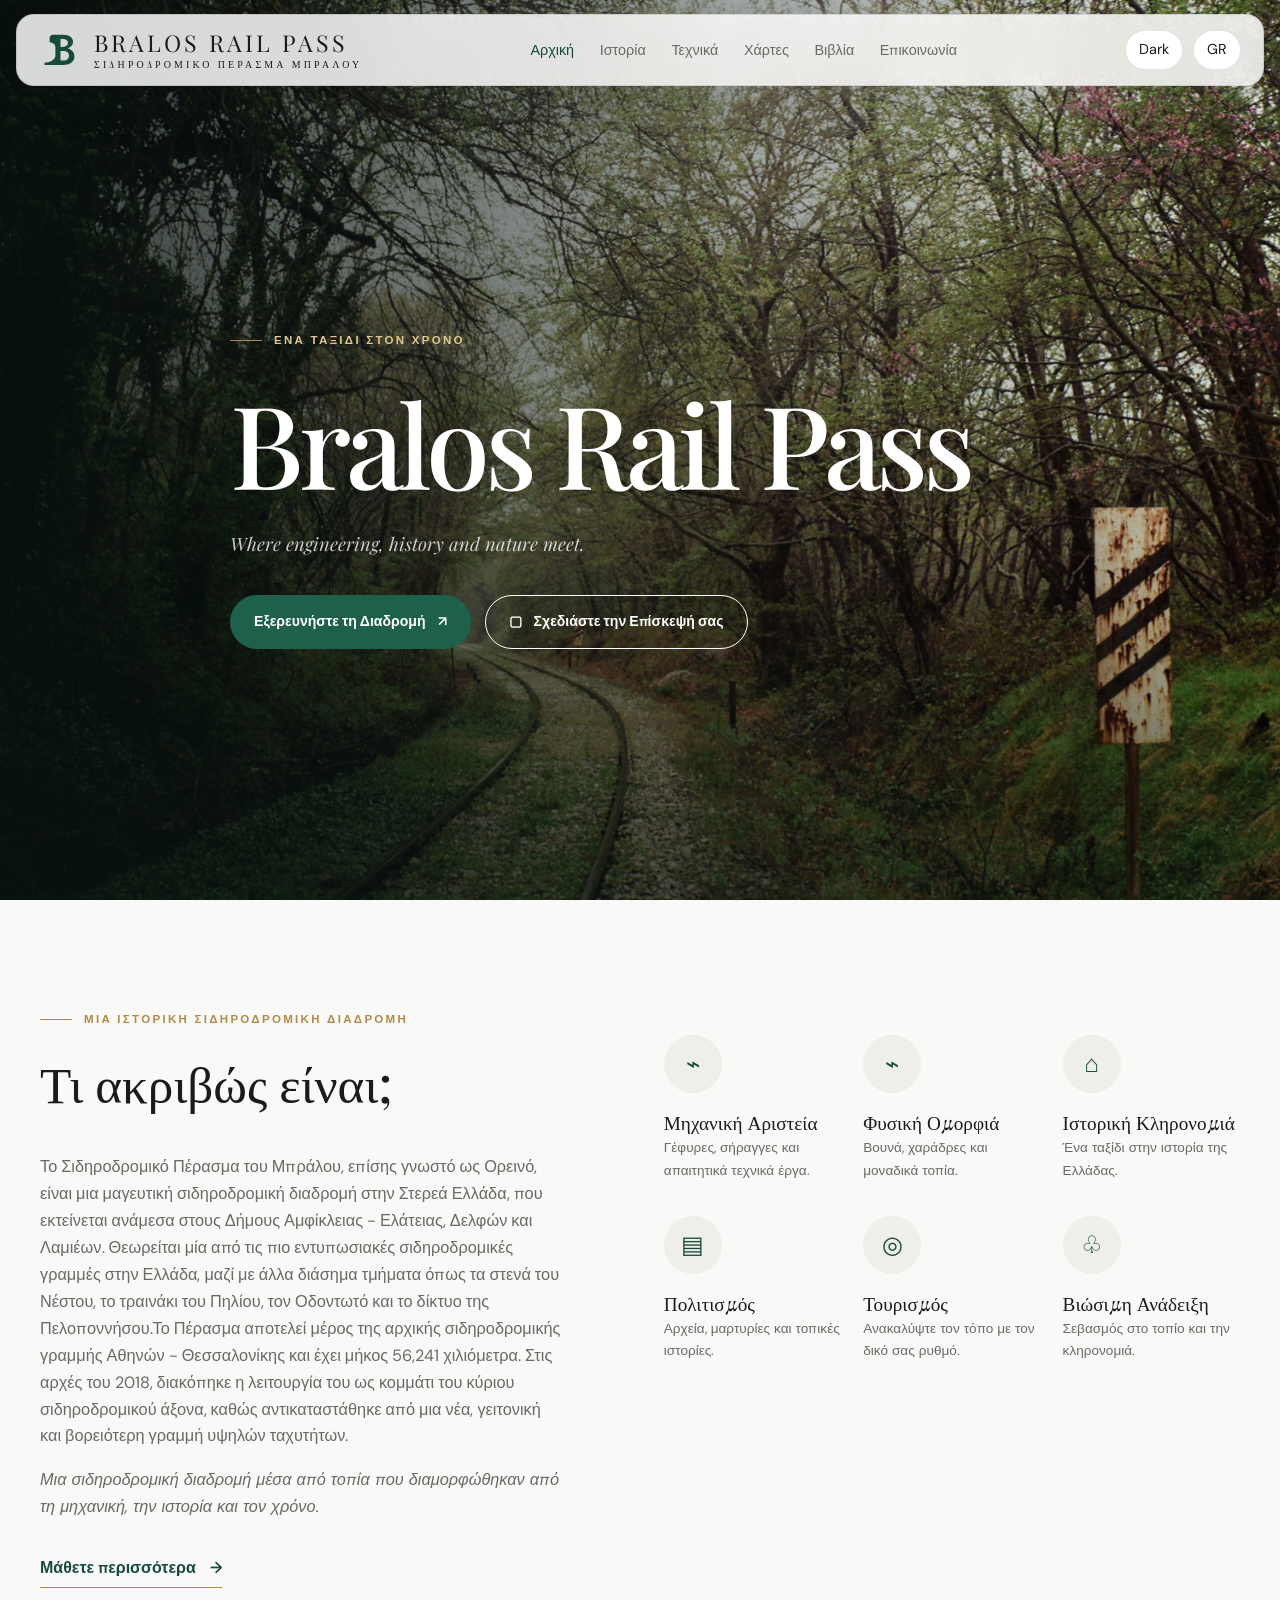
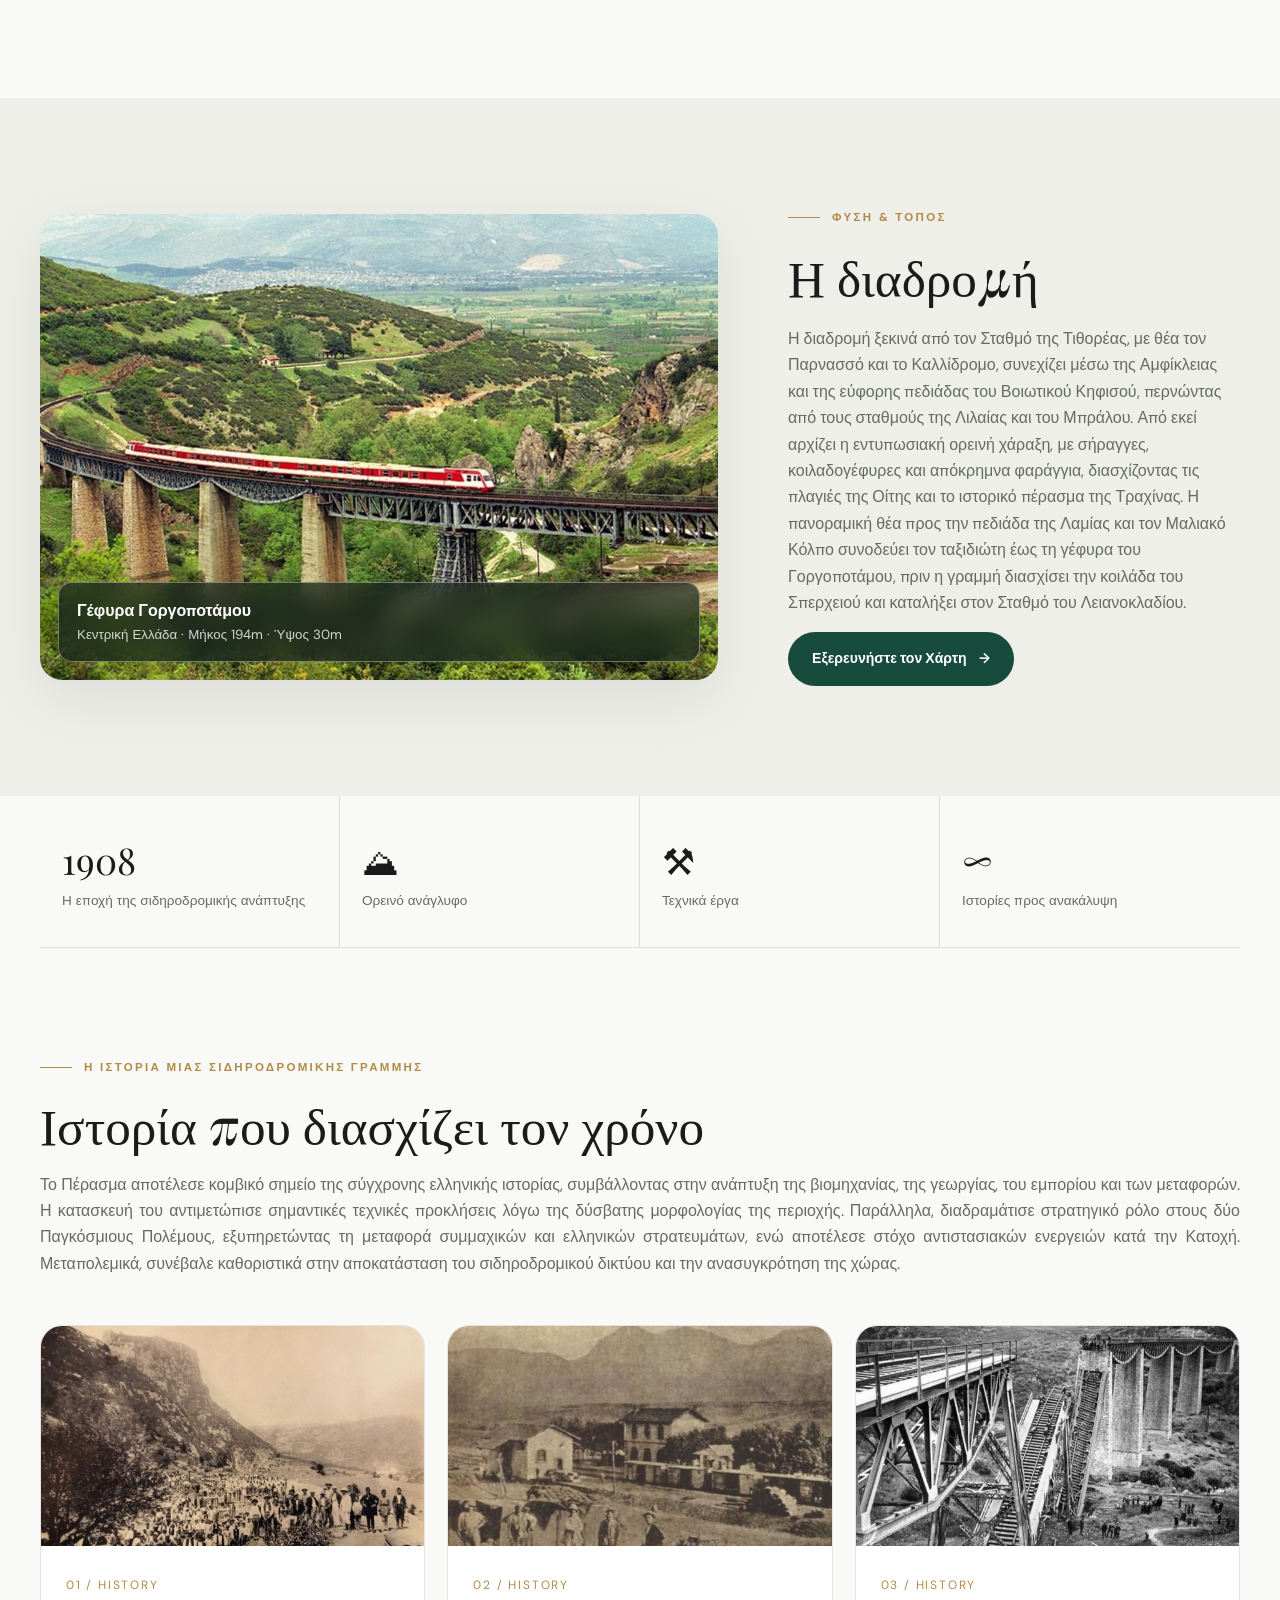
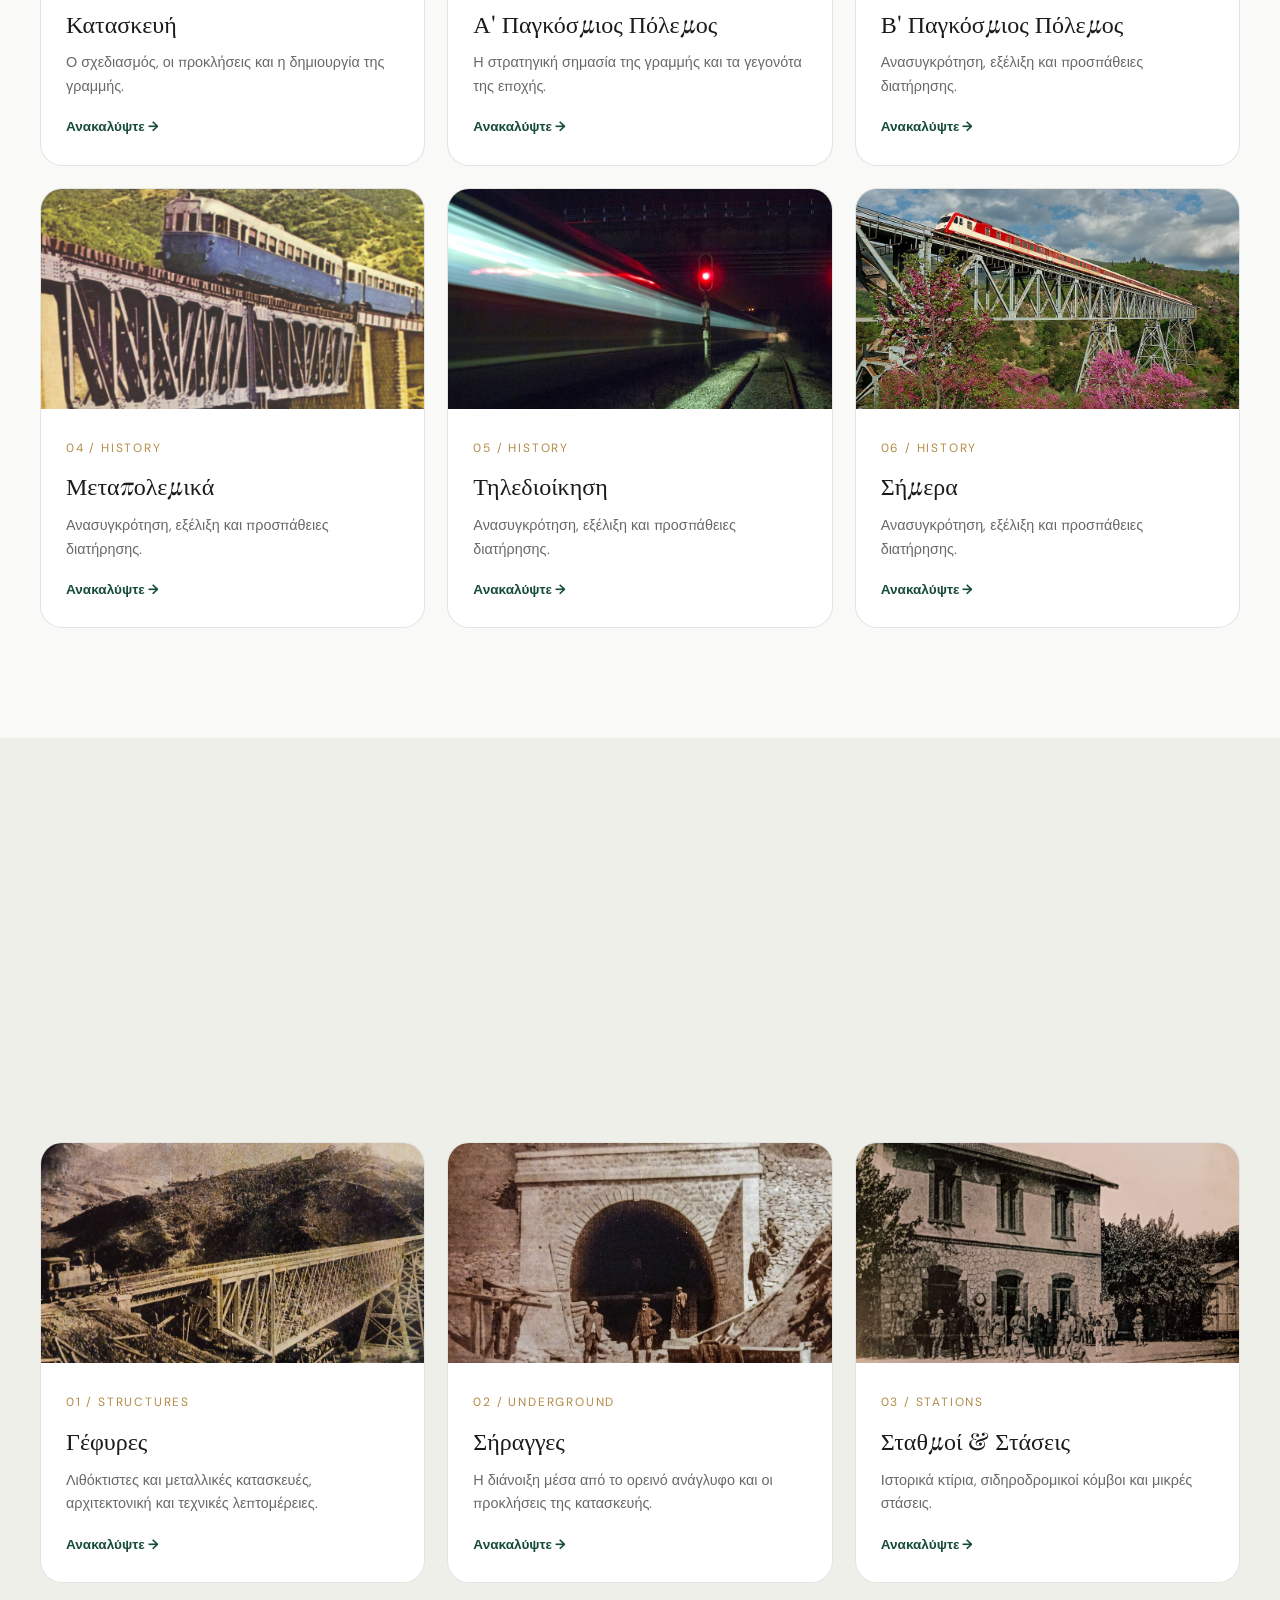
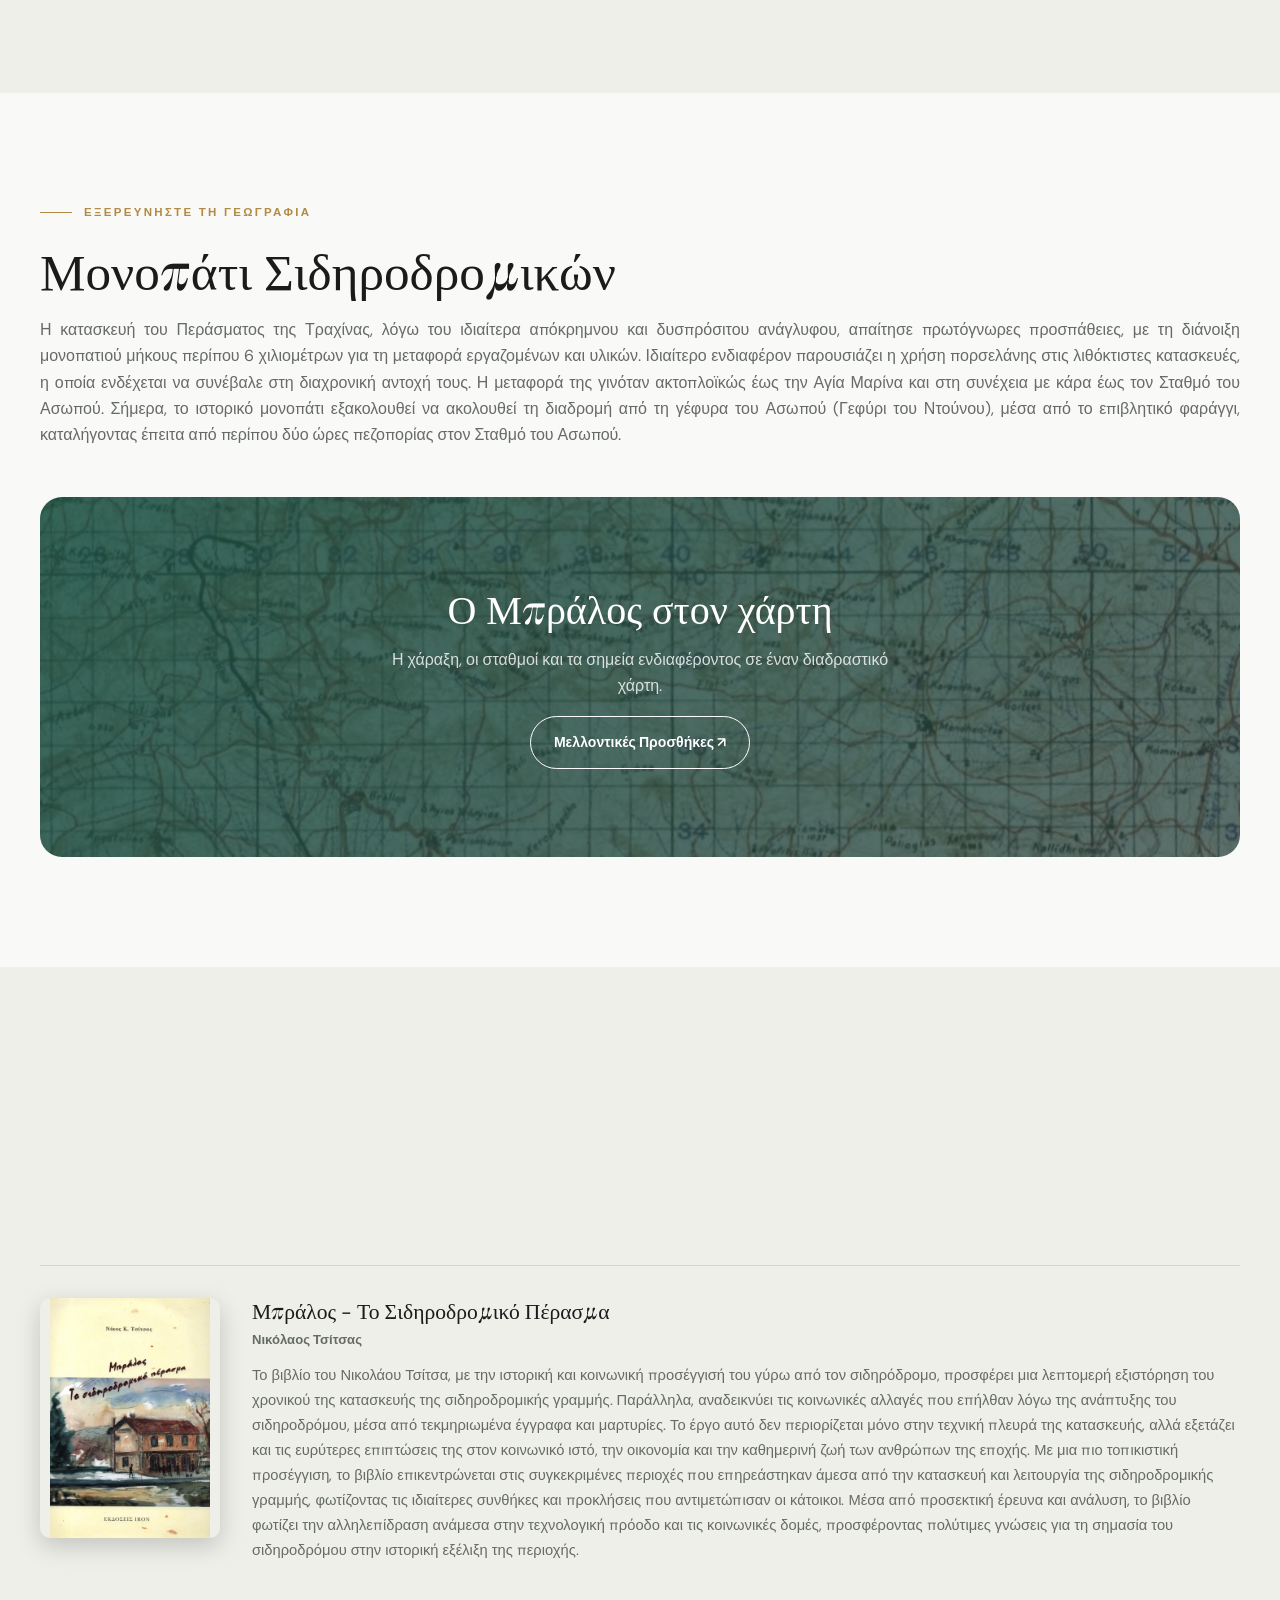
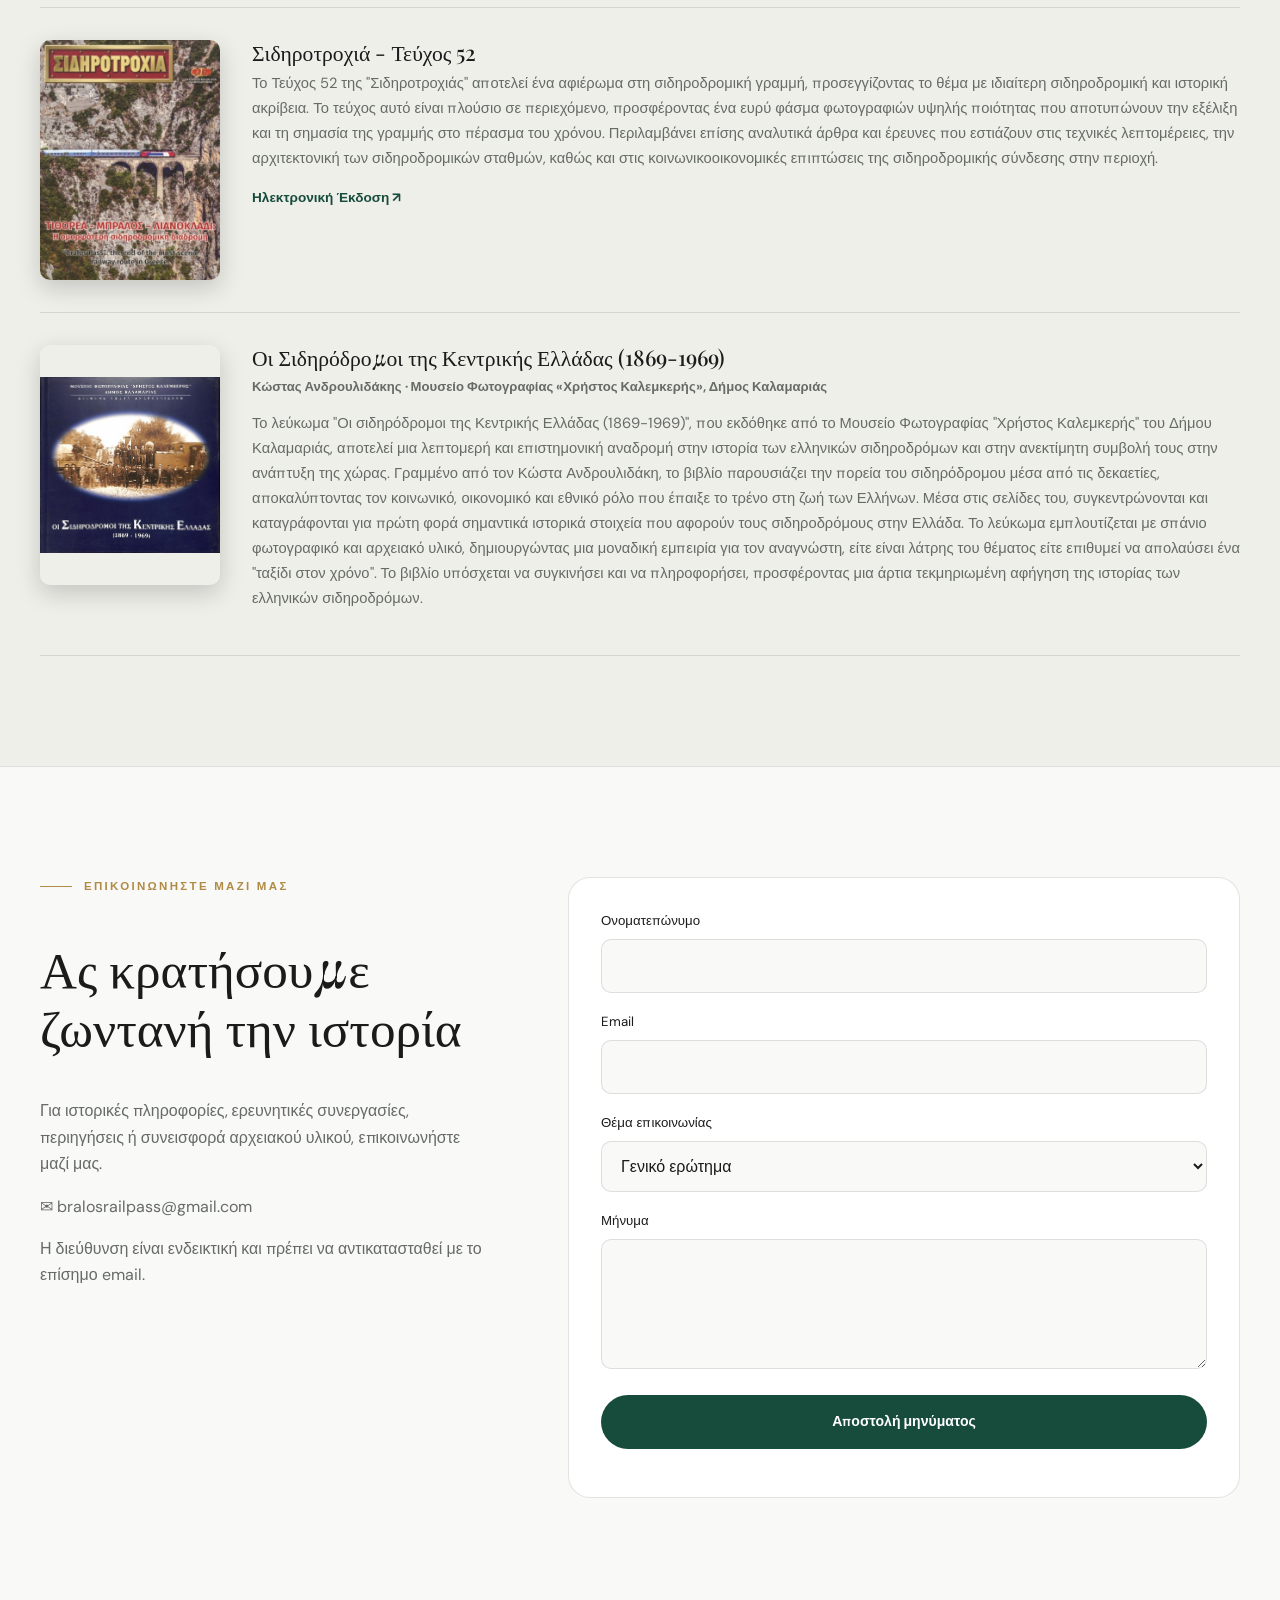
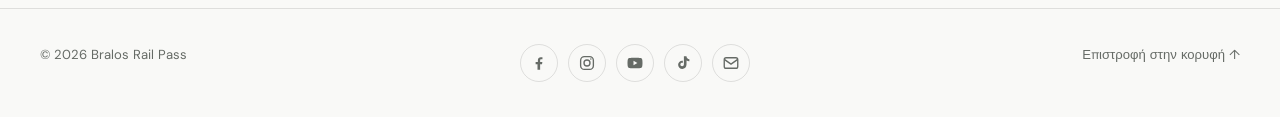
<file: index.html>
<!DOCTYPE html>
<html lang="el">
<head>
  <meta charset="UTF-8" />
  <meta name="viewport" content="width=device-width, initial-scale=1.0" />

  <title>Bralos Rail Pass | Σιδηροδρομικό Πέρασμα Μπράλου</title>
  <meta name="description"
    content="Discover the history, engineering and landscapes of the Bralos railway route. Ανακαλύψτε την ιστορία, τη μηχανική και τα τοπία του Μπράλου." />
  <meta name="theme-color" content="#f9f9f7" />

  <meta property="og:title" content="Bralos Rail Pass" />
  <meta property="og:description"
    content="Where engineering, history and nature meet." />
  <meta property="og:type" content="website" />

  <link rel="preconnect" href="https://fonts.googleapis.com">
  <link rel="preconnect" href="https://fonts.gstatic.com" crossorigin>
  <link href="https://fonts.googleapis.com/css2?family=DM+Sans:wght@400;500;600;700&family=Playfair+Display:wght@400;500;600;700&display=swap" rel="stylesheet">
  <link rel="stylesheet" href="style.css">

  <link rel="icon" type="image/svg+xml" href="img/favicon.svg">
  <meta name="theme-color" content="#ffffff">

</head>

<body>
  <header class="navbar">
    <a href="index.html" class="brand" aria-label="Bralos Rail Pass — Home">
      <svg class="brand-mark" viewBox="0 0 100 100" fill="none" aria-hidden="true">
        <path fill="currentColor" fill-rule="evenodd" clip-rule="evenodd" d="M 28 5 H 58 C 76 5 87 13 87 26 C 87 35 81 42 71 45 C 83 48 91 57 91 69 C 91 85 78 94 56 94 H 3 V 89 C 3 88 4 87 6 87 C 19 86 35 79 35 66 V 42 C 35 33 28 29 19 27 C 18 26 18 25 18 23 V 15 C 18 9 22 5 28 5 Z M 50 18 V 41 H 57 C 66 41 72 36 72 29 C 72 22 66 18 57 18 H 50 Z M 50 53 V 81 H 58 C 69 81 75 76 75 67 C 75 58 69 53 58 53 H 50 Z" />
      </svg>
      <span class="brand-name">BRALOS RAIL PASS<span class="brand-sub">ΣΙΔΗΡΟΔΡΟΜΙΚΟ ΠΕΡΑΣΜΑ ΜΠΡΑΛΟΥ</span></span>
    </a>

    <nav class="nav-links" id="navLinks">
        <div>
            <a class="t on" href="index.html" data-i18n="navHome" data-el="Αρχική">Αρχική</a>
        </div>
        <div>
            <a class="t" href="history.html" data-i18n="navHistory" data-el="Ιστορία">Ιστορία</a>
            <div class="dd">
                <a href="history.html#/istoria/kataskevii" data-i18n="navConstruction" data-el="Κατασκευή">Κατασκευή</a>
                <a href="history.html#/istoria/a-pagkosmios" data-i18n="navWW1" data-el="Α' Παγκόσμιος Πόλεμος">Α' Παγκόσμιος Πόλεμος</a>
                <a href="history.html#/istoria/v-pagkosmios" data-i18n="navWW2" data-el="Β' Παγκόσμιος Πόλεμος">Β' Παγκόσμιος Πόλεμος</a>
                <a href="history.html#/istoria/metapolemika" data-i18n="navPostWar" data-el="Μεταπολεμικά">Μεταπολεμικά</a>
                <a href="history.html#/istoria/tilediikisi" data-i18n="navSignalling" data-el="Μεταπολεμικά">Τηλεδιοίκηση</a>
                <a href="history.html#/istoria/simera" data-i18n="navToday" data-el="Σήμερα">Σήμερα</a>
            </div>
        </div>
        <div>
            <a class="t" href="texnika.html#/texnika/gefyres" data-i18n="navEngineering" data-el="Τεχνικά">Τεχνικά</a>
            <div class="dd">
                <a href="texnika.html#/texnika/gefyres" data-i18n="navBridges" data-el="Γέφυρες">Γέφυρες</a>
                <a href="texnika.html#/texnika/siraggew" data-i18n="navTunnels" data-el="Σήραγγες">Σήραγγες</a>
                <a href="texnika.html#/texnika/stathmoi" data-i18n="navStations" data-el="Σταθμοί - Στάσεις">Σταθμοί - Στάσεις</a>
            </div>
        </div>
        <div>
            <a class="t" href="xartes.html" data-i18n="navMaps" data-el="Χάρτες">Χάρτες</a>
            <div class="dd">
                <a href="xartes.html#/xartes/enas" data-i18n="navMap" data-el="Ενιαίος Χάρτης">Ένας Ενιαίος Χάρτης</a>
                <a href="xartes.html#/xartes/mikotomi" data-i18n="navProfile" data-el="Μελλοντικές Προσθήκες">Μελλοντικές Προσθήκες</a>
                <a href="xartes.html#/xartes/endiaferontos" data-i18n="navInterest" data-el="Μελλοντικές Προσθήκες">Σημεία Ενδιαφέροντος</a>
            </div>
        </div>
        <div>
            <a class="t" href="#books" data-i18n="navBooks" data-el="Βιβλία">Βιβλία</a>
        </div>
        <div>
            <a class="t" href="#contact" data-i18n="navContact" data-el="Επικοινωνία">Επικοινωνία</a>
        </div>
    </nav>
    <div class="nav-controls">
      <button class="icon-btn" id="themeToggle" aria-label="Toggle light or dark theme">☼ / ☾</button>
      <button class="lang-btn" id="langToggle" aria-label="Change language">EL</button>
      <button class="icon-btn menu-btn" id="menuToggle" aria-label="Open navigation">☰</button>
    </div>
  </header>
<!-- src="https://images.unsplash.com/photo-1473448912268-2022ce9509d8?auto=format&fit=crop&w=2400&q=90" -->
  <main>
    <section class="hero" id="home">
      <img class="hero-image"
        src="img/60450010.JPG"
        alt="Mountain landscape in Greece" />
      <div class="container hero-content">
        <div class="eyebrow" data-i18n="heroEyebrow">A journey through time</div>
        <h1>Bralos Rail Pass</h1>
        <!--<p class="hero-sub" data-i18n="heroSub">Εκεί που η μηχανική, η ιστορία και η φύση συναντιούνται.</p>-->
        <p class="hero-en" data-i18n="heroEn">Where engineering, history and nature meet.</p>
        <div class="hero-actions">
          <a href="#route" class="btn btn-primary"><span data-i18n="explore">Εξερευνήστε τη Διαδρομή</span> ↗</a>
          <a href="#contact" class="btn btn-outline">▢ <span data-i18n="plan">Σχεδιάστε την Επίσκεψή σας</span></a>
        </div>
      </div>
      <!--<div class="container hero-bottom">
        <span class="scroll-label" data-i18n="scroll">↓ Κύλιση για εξερεύνηση</span>
      </div> -->
    </section>

    <section class="section" id="introduction">
      <div class="container intro-grid">
        <div class="intro-copy reveal">
          <div class="eyebrow" data-i18n="introEyebrow">A historic railway route</div>
          <h2 data-i18n="introTitle">Τι ακριβώς είναι;</h2>
          <p data-i18n="introText">Το Σιδηροδρομικό Πέρασμα του Μπράλου, επίσης γνωστό ως Ορεινό, είναι μια μαγευτική σιδηροδρομική διαδρομή στην Στερεά Ελλάδα, που εκτείνεται ανάμεσα στους Δήμους Αμφίκλειας - Ελάτειας, Δελφών και Λαμιέων. Θεωρείται μία από τις πιο εντυπωσιακές σιδηροδρομικές γραμμές στην Ελλάδα, μαζί με άλλα διάσημα τμήματα όπως τα στενά του Νέστου, το τραινάκι του Πηλίου, τον Οδοντωτό και το δίκτυο της Πελοποννήσου. Το Πέρασμα αποτελεί μέρος της αρχικής σιδηροδρομικής γραμμής Αθηνών - Θεσσαλονίκης και έχει μήκος 56,241 χιλιόμετρα. Στις αρχές του 2018, διακόπηκε η λειτουργία του ως κομμάτι του κύριου σιδηροδρομικού άξονα, καθώς αντικαταστάθηκε από μια νέα, γειτονική και βορειότερη γραμμή υψηλών ταχυτήτων.</p>
          <p><em data-i18n="introEn">A railway journey through landscapes shaped by engineering, history and time.</em></p>
          <a class="text-link" href="#history"><span data-i18n="learn">Μάθετε περισσότερα</span> →</a>
        </div>

        <div class="feature-grid reveal">
          <article class="feature">
            <div class="feature-icon">⌁</div>
            <h3 data-i18n="feat1">Μηχανική Αριστεία</h3>
            <p data-i18n="feat1p">Γέφυρες, σήραγγες και απαιτητικά τεχνικά έργα.</p>
          </article>
          <article class="feature">
            <div class="feature-icon">⌁</div>
            <h3 data-i18n="feat2">Φυσική Ομορφιά</h3>
            <p data-i18n="feat2p">Βουνά, χαράδρες και μοναδικά τοπία.</p>
          </article>
          <article class="feature">
            <div class="feature-icon">⌂</div>
            <h3 data-i18n="feat3">Ιστορική Κληρονομιά</h3>
            <p data-i18n="feat3p">Ένα ταξίδι στην ιστορία της Ελλάδας.</p>
          </article>
          <article class="feature">
            <div class="feature-icon">▤</div>
            <h3 data-i18n="feat4">Πολιτισμός</h3>
            <p data-i18n="feat4p">Αρχεία, μαρτυρίες και τοπικές ιστορίες.</p>
          </article>
          <article class="feature">
            <div class="feature-icon">◎</div>
            <h3 data-i18n="feat5">Τουρισμός</h3>
            <p data-i18n="feat5p">Ανακαλύψτε τον τόπο με τον δικό σας ρυθμό.</p>
          </article>
          <article class="feature">
            <div class="feature-icon">♧</div>
            <h3 data-i18n="feat6">Βιώσιμη Ανάδειξη</h3>
            <p data-i18n="feat6p">Σεβασμός στο τοπίο και την κληρονομιά.</p>
          </article>
        </div>
      </div>
    </section>

    <section class="section route-section" id="route">
      <div class="container route-grid">
        <div class="route-photo reveal">
          <img src="img/BG1.jpg"
               alt="Mountain landscape" loading="lazy">
          <div class="photo-caption">
            <strong data-i18n="routeCaption">Γέφυρα Γοργοποτάμου</strong>
            <small data-i18n="routeCaptionSub">Κεντρική Ελλάδα · Μήκος 194m · Ύψος 30m</small>
          </div>
        </div>
        <div class="route-copy reveal">
          <div class="eyebrow" data-i18n="routeEyebrow">Landscape & place</div>
          <h2 data-i18n="routeTitle">Ένα ταξίδι μέσα από την καρδιά της Ελλάδας</h2>
          <p data-i18n="routeText">Η διαδρομή ξεκινά από τον Σταθμό της Τιθορέας, με θέα τον Παρνασσό και το Καλλίδρομο, συνεχίζει μέσω της Αμφίκλειας και της εύφορης πεδιάδας του Βοιωτικού Κηφισού, περνώντας από τους σταθμούς της Λιλαίας και του Μπράλου. Από εκεί αρχίζει η εντυπωσιακή ορεινή χάραξη, με σήραγγες, κοιλαδογέφυρες και απόκρημνα φαράγγια, διασχίζοντας τις πλαγιές της Οίτης και το ιστορικό πέρασμα της Τραχίνας. Η πανοραμική θέα προς την πεδιάδα της Λαμίας και τον Μαλιακό Κόλπο συνοδεύει τον ταξιδιώτη έως τη γέφυρα του Γοργοποτάμου, πριν η γραμμή διασχίσει την κοιλάδα του Σπερχειού και καταλήξει στον Σταθμό του Λειανοκλαδίου.</p>
          <a href="#maps" class="btn btn-primary"><span data-i18n="exploreMap">Εξερευνήστε τον Χάρτη</span> →</a>
        </div>
      </div>
    </section>

    <section class="container stats" aria-label="Route highlights">
      <div class="stat"><span class="stat-number">1908</span><span class="stat-label" data-i18n="stat1">Η εποχή της σιδηροδρομικής ανάπτυξης</span></div>
      <div class="stat"><span class="stat-number">⛰</span><span class="stat-label" data-i18n="stat2">Ορεινό ανάγλυφο</span></div>
      <div class="stat"><span class="stat-number">⚒</span><span class="stat-label" data-i18n="stat3">Τεχνικά έργα</span></div>
      <div class="stat"><span class="stat-number">∞</span><span class="stat-label" data-i18n="stat4">Ιστορίες προς ανακάλυψη</span></div>
    </section>

    <section class="section" id="history">
      <div class="container">
        <div class="section-heading reveal">
          <div class="eyebrow" data-i18n="historyEyebrow">The story of a railway</div>
          <h2 data-i18n="historyTitle">Ιστορία που διασχίζει τον χρόνο</h2>
          <p data-i18n="historyIntro">Το Πέρασμα αποτέλεσε κομβικό σημείο της σύγχρονης ελληνικής ιστορίας, συμβάλλοντας στην ανάπτυξη της βιομηχανίας, της γεωργίας, του εμπορίου και των μεταφορών. Η κατασκευή του αντιμετώπισε σημαντικές τεχνικές προκλήσεις λόγω της δύσβατης μορφολογίας της περιοχής. Παράλληλα, διαδραμάτισε στρατηγικό ρόλο στους δύο Παγκόσμιους Πολέμους, εξυπηρετώντας τη μεταφορά συμμαχικών και ελληνικών στρατευμάτων, ενώ αποτέλεσε στόχο αντιστασιακών ενεργειών κατά την Κατοχή. Μεταπολεμικά, συνέβαλε καθοριστικά στην αποκατάσταση του σιδηροδρομικού δικτύου και την ανασυγκρότηση της χώρας.</p>
        </div>
        <div class="cards">
          <article class="card reveal">
            <div class="card-image"><img loading="lazy" src="img/const_ele(1).jpg" alt="Mountain forest"></div>
            <div class="card-body"><span class="card-number">01 / HISTORY</span><h3 data-i18n="hist1">Κατασκευή</h3><p data-i18n="hist1p">Ο σχεδιασμός, οι προκλήσεις και η δημιουργία της γραμμής.</p><a class="card-link" href="history.html#/istoria/kataskevii" data-i18n="discover">Ανακαλύψτε</a></div>
          </article>
          <article class="card reveal">
            <div class="card-image"><img loading="lazy" src="img/carte_postale_no_margin.jpg" alt="Mountain range"></div>
            <div class="card-body"><span class="card-number">02 / HISTORY</span><h3 data-i18n="hist2">Α' Παγκόσμιος Πόλεμος</h3><p data-i18n="hist2p">Η στρατηγική σημασία της γραμμής και τα γεγονότα της εποχής.</p><a class="card-link" href="#contact" data-i18n="discover">Ανακαλύψτε →</a></div>
          </article>
          <article class="card reveal">
            <div class="card-image"><img loading="lazy" src="img/GOG1942.jpg" alt="Greek countryside"></div>
            <div class="card-body"><span class="card-number">03 / HISTORY</span><h3 data-i18n="hist3">Β' Παγκόσμιος Πόλεμος</h3><p data-i18n="hist3p">Ανασυγκρότηση, εξέλιξη και προσπάθειες διατήρησης.</p><a class="card-link" href="#contact" data-i18n="discover">Ανακαλύψτε →</a></div>
          </article>
          <article class="card reveal">
            <div class="card-image"><img loading="lazy" src="img/afterwar_mandritsa2.png" alt="Mountain range"></div>
            <div class="card-body"><span class="card-number">04 / HISTORY</span><h3 data-i18n="hist4">Μεταπολεμικά</h3><p data-i18n="hist4p">Η στρατηγική σημασία της γραμμής και τα γεγονότα της εποχής.</p><a class="card-link" href="#contact" data-i18n="discover">Ανακαλύψτε →</a></div>
          </article>
          <article class="card reveal">
            <div class="card-image"><img loading="lazy" src="img/Bralos_Signalling2.jpg" alt="Mountain range"></div>
            <div class="card-body"><span class="card-number">05 / HISTORY</span><h3 data-i18n="hist5">Τηλεδιοίκηση</h3><p data-i18n="hist5p">Η στρατηγική σημασία της γραμμής και τα γεγονότα της εποχής.</p><a class="card-link" href="#contact" data-i18n="discover">Ανακαλύψτε →</a></div>
          </article>
          <article class="card reveal">
            <div class="card-image"><img loading="lazy" src="img/papadia_kakavas (2).jpg" alt="Greek countryside"></div>
            <div class="card-body"><span class="card-number">06 / HISTORY</span><h3 data-i18n="hist6">Σήμερα</h3><p data-i18n="hist6p">Ανασυγκρότηση, εξέλιξη και προσπάθειες διατήρησης.</p><a class="card-link" href="#contact" data-i18n="discover">Ανακαλύψτε →</a></div>
          </article>
        </div>
      </div>
    </section>

    <section class="section route-section" id="engineering">
      <div class="container">
        <div class="section-heading reveal">
          <div class="eyebrow" data-i18n="engEyebrow">Engineering & infrastructure</div>
          <h2 data-i18n="engTitle">Η μηχανική πίσω από τη διαδρομή</h2>
          <p data-i18n="engIntro">Εξερευνήστε τα τεχνικά έργα και την υποδομή που διαμόρφωσαν τη σιδηροδρομική διέλευση.</p>
        </div>
        <div class="cards">
          <article class="card reveal">
            <div class="card-image"><img loading="lazy" src="img/const_papadia(1).jpg" alt="Mountain forest"></div>
            <div class="card-body"><span class="card-number">01 / STRUCTURES</span>
              <h3 data-i18n="eng1">Γέφυρες</h3>
              <p data-i18n="eng1p">Λιθόκτιστες και μεταλλικές κατασκευές, αρχιτεκτονική και τεχνικές λεπτομέρειες.</p>
              <a href="#contact" class="card-link" data-i18n="discover">Ανακαλύψτε →</a>
            </div>
          </article>
          <article class="card reveal">
            <div class="card-image"><img loading="lazy" src="img/TBR_entry2.1.jpg" alt="Mountain forest"></div>
            <div class="card-body">
              <span class="card-number">02 / UNDERGROUND</span>
              <h3 data-i18n="eng2">Σήραγγες</h3>
              <p data-i18n="eng2p">Η διάνοιξη μέσα από το ορεινό ανάγλυφο και οι προκλήσεις της κατασκευής.</p>
              <a href="#contact" class="card-link" data-i18n="discover">Ανακαλύψτε →</a>
            </div>
          </article>
          <article class="card reveal">
            <div class="card-image"><img loading="lazy" src="img/ww1_bralos(1).jpg" alt="Mountain forest"></div>
            <div class="card-body">
              <span class="card-number">03 / STATIONS</span>
              <h3 data-i18n="eng3">Σταθμοί & Στάσεις</h3>
              <p data-i18n="eng3p">Ιστορικά κτίρια, σιδηροδρομικοί κόμβοι και μικρές στάσεις.</p>
              <a href="#contact" class="card-link" data-i18n="discover">Ανακαλύψτε →</a>
            </div>
          </article>
        </div>
      </div>
    </section>

    <section class="section" id="maps">
      <div class="container">
        <div class="section-heading reveal">
          <div class="eyebrow" data-i18n="mapsEyebrow">Explore the geography</div>
          <h2 data-i18n="mapsTitle">Χάρτες & διαδρομές</h2>
          <p data-i18n="mapsIntro">Ένας ενιαίος ψηφιακός χάρτης θα συγκεντρώνει τη διαδρομή, τα σημεία ενδιαφέροντος και το υψομετρικό προφίλ.</p>
        </div>
        <div class="map-panel reveal">
          <div>
            <h3 data-i18n="mapPanelTitle">Ο Μπράλος στον χάρτη</h3>
            <p data-i18n="mapPanelText">Ο διαδραστικός χάρτης και οι ιστορικές παραλλαγές της διαδρομής θα προστεθούν σε επόμενη έκδοση.</p>
            <a href="#contact" class="btn btn-outline" data-i18n="future">Μελλοντικές Προσθήκες ↗</a>
          </div>
        </div>
      </div>
    </section>

    <section class="section route-section" id="books">
      <div class="container">
        <div class="section-heading reveal">
          <div class="eyebrow" data-i18n="booksEyebrow">Library & research</div>
          <h2 data-i18n="booksTitle">Βιβλία & ιστορικές πηγές</h2>
          <p data-i18n="booksIntro">Μια επιμελημένη ψηφιακή βιβλιοθήκη με βιβλιογραφία, αρχειακό υλικό και δημοσιεύσεις.</p>
        </div>
        <div class="book-list reveal">
          <article class="book">
            <img class="book-cover" src="img/books/bralos-to-sidirodromiko-perasma.jpg" alt="Εξώφυλλο: Μπράλος - Το Σιδηροδρομικό Πέρασμα" loading="lazy">
            <div class="book-body">
              <h3>Μπράλος - Το Σιδηροδρομικό Πέρασμα</h3>
              <p class="book-author">Νικόλαος Τσίτσας</p>
              <p>Το βιβλίο του Νικολάου Τσίτσα, με την ιστορική και κοινωνική προσέγγισή του γύρω από τον σιδηρόδρομο, προσφέρει μια λεπτομερή εξιστόρηση του χρονικού της κατασκευής της σιδηροδρομικής γραμμής. Παράλληλα, αναδεικνύει τις κοινωνικές αλλαγές που επήλθαν λόγω της ανάπτυξης του σιδηροδρόμου, μέσα από τεκμηριωμένα έγγραφα και μαρτυρίες. Το έργο αυτό δεν περιορίζεται μόνο στην τεχνική πλευρά της κατασκευής, αλλά εξετάζει και τις ευρύτερες επιπτώσεις της στον κοινωνικό ιστό, την οικονομία και την καθημερινή ζωή των ανθρώπων της εποχής. Με μια πιο τοπικιστική προσέγγιση, το βιβλίο επικεντρώνεται στις συγκεκριμένες περιοχές που επηρεάστηκαν άμεσα από την κατασκευή και λειτουργία της σιδηροδρομικής γραμμής, φωτίζοντας τις ιδιαίτερες συνθήκες και προκλήσεις που αντιμετώπισαν οι κάτοικοι. Μέσα από προσεκτική έρευνα και ανάλυση, το βιβλίο φωτίζει την αλληλεπίδραση ανάμεσα στην τεχνολογική πρόοδο και τις κοινωνικές δομές, προσφέροντας πολύτιμες γνώσεις για τη σημασία του σιδηροδρόμου στην ιστορική εξέλιξη της περιοχής.</p>
            </div>
          </article>

  <article class="book">
    <img class="book-cover" src="img/books/sidirotroxia-teuxos-52.jpg" alt="Εξώφυλλο: Σιδηροτροχιά - Τεύχος 52" loading="lazy">
    <div class="book-body">
      <h3>Σιδηροτροχιά - Τεύχος 52</h3>
      <p>Το Τεύχος 52 της "Σιδηροτροχιάς" αποτελεί ένα αφιέρωμα στη σιδηροδρομική γραμμή, προσεγγίζοντας το θέμα με ιδιαίτερη σιδηροδρομική και ιστορική ακρίβεια. Το τεύχος αυτό είναι πλούσιο σε περιεχόμενο, προσφέροντας ένα ευρύ φάσμα φωτογραφιών υψηλής ποιότητας που αποτυπώνουν την εξέλιξη και τη σημασία της γραμμής στο πέρασμα του χρόνου. Περιλαμβάνει επίσης αναλυτικά άρθρα και έρευνες που εστιάζουν στις τεχνικές λεπτομέρειες, την αρχιτεκτονική των σιδηροδρομικών σταθμών, καθώς και στις κοινωνικοοικονομικές επιπτώσεις της σιδηροδρομικής σύνδεσης στην περιοχή.</p>
      <a class="card-link" href="https://sfs.gr/2020/05/%cf%83%ce%b9%ce%b4%ce%b7%cf%81%ce%bf%cf%84%cf%81%ce%bf%cf%87%ce%b9%ce%b1-%cf%84%ce%b5%cf%85%cf%87%ce%bf%cf%83-52/" target="_blank" rel="noopener">Ηλεκτρονική Έκδοση ↗</a>
    </div>
  </article>

  <article class="book">
    <img class="book-cover" src="img/books/sidirodromoi-kentrikis-elladas.jpg" alt="Εξώφυλλο: Οι Σιδηρόδρομοι της Κεντρικής Ελλάδας (1869-1969)" loading="lazy">
    <div class="book-body">
      <h3>Οι Σιδηρόδρομοι της Κεντρικής Ελλάδας (1869-1969)</h3>
      <p class="book-author">Κώστας Ανδρουλιδάκης · Μουσείο Φωτογραφίας «Χρήστος Καλεμκερής», Δήμος Καλαμαριάς</p>
      <p>Το λεύκωμα "Οι σιδηρόδρομοι της Κεντρικής Ελλάδας (1869-1969)", που εκδόθηκε από το Μουσείο Φωτογραφίας "Χρήστος Καλεμκερής" του Δήμου Καλαμαριάς, αποτελεί μια λεπτομερή και επιστημονική αναδρομή στην ιστορία των ελληνικών σιδηροδρόμων και στην ανεκτίμητη συμβολή τους στην ανάπτυξη της χώρας. Γραμμένο από τον Κώστα Ανδρουλιδάκη, το βιβλίο παρουσιάζει την πορεία του σιδηρόδρομου μέσα από τις δεκαετίες, αποκαλύπτοντας τον κοινωνικό, οικονομικό και εθνικό ρόλο που έπαιξε το τρένο στη ζωή των Ελλήνων. Μέσα στις σελίδες του, συγκεντρώνονται και καταγράφονται για πρώτη φορά σημαντικά ιστορικά στοιχεία που αφορούν τους σιδηροδρόμους στην Ελλάδα. Το λεύκωμα εμπλουτίζεται με σπάνιο φωτογραφικό και αρχειακό υλικό, δημιουργώντας μια μοναδική εμπειρία για τον αναγνώστη, είτε είναι λάτρης του θέματος είτε επιθυμεί να απολαύσει ένα "ταξίδι στον χρόνο". Το βιβλίο υπόσχεται να συγκινήσει και να πληροφορήσει, προσφέροντας μια άρτια τεκμηριωμένη αφήγηση της ιστορίας των ελληνικών σιδηροδρόμων.</p>
    </div>
  </article>
        </div>
      </div>
    </section>
     <div class="book-list reveal">

    <section class="section" id="contact">
      <div class="container contact-grid">
        <div class="reveal">
          <div class="eyebrow" data-i18n="contactEyebrow">Get in touch</div>
          <h2 data-i18n="contactTitle">Ας κρατήσουμε ζωντανή την ιστορία</h2>
          <p data-i18n="contactText">Για ιστορικές πληροφορίες, ερευνητικές συνεργασίες, περιηγήσεις ή συνεισφορά αρχειακού υλικού, επικοινωνήστε μαζί μας.</p>
          <p>✉ <a href="mailto:info@bralosrailpass.gr">bralosrailpass@gmail.com</a></p>
          <p data-i18n="contactNote">Η διεύθυνση είναι ενδεικτική και πρέπει να αντικατασταθεί με το επίσημο email.</p>
        </div>

        <form class="contact-form reveal" id="contactForm">
          <div class="field"><label for="name" data-i18n="nameLabel">Ονοματεπώνυμο</label><input id="name" name="name" required autocomplete="name"></div>
          <div class="field"><label for="email" data-i18n="emailLabel">Email</label><input id="email" name="email" type="email" required autocomplete="email"></div>
          <div class="field"><label for="topic" data-i18n="topicLabel">Θέμα επικοινωνίας</label>
            <select id="topic" name="topic">
              <option value="general" data-i18n="topic1">Γενικό ερώτημα</option>
              <option value="research" data-i18n="topic2">Ιστορική έρευνα</option>
              <option value="visit" data-i18n="topic3">Επίσκεψη / περιήγηση</option>
              <option value="archive" data-i18n="topic4">Αρχειακό υλικό</option>
              <option value="sponsor" data-i18n="topic5">Δωρεά</option>
            </select>
          </div>
          <div class="field"><label for="message" data-i18n="messageLabel">Μήνυμα</label><textarea id="message" name="message" required></textarea></div>
          <button class="btn btn-primary" type="submit" data-i18n="send">Αποστολή μηνύματος</button>
          <p id="formMessage" role="status" aria-live="polite"></p>
        </form>
      </div>
    </section>
  </main>

  <footer>
    <div class="container footer-inner">
      <span>© <span id="year"></span> Bralos Rail Pass</span>
      <div class="social">
        <a href="https://www.facebook.com/ΒΑΛΕ_ΕΔΩ_ΤΗΝ_ΣΕΛΙΔΑ" target="_blank" rel="noopener" aria-label="Facebook" title="Facebook">
          <svg viewBox="0 0 24 24" fill="currentColor"><path d="M13.5 21v-7.5h2.5l.5-3h-3V8.6c0-.9.3-1.5 1.6-1.5h1.5V4.4c-.3 0-1.2-.1-2.2-.1-2.3 0-3.9 1.4-3.9 4v2.2H7.5v3h2.5V21h3.5z"/></svg>
        </a>
        <a href="https://www.instagram.com/ΒΑΛΕ_ΕΔΩ_ΤΟ_ΠΡΟΦΙΛ" target="_blank" rel="noopener" aria-label="Instagram" title="Instagram">
          <svg viewBox="0 0 24 24" fill="none" stroke="currentColor" stroke-width="1.8"><rect x="3.5" y="3.5" width="17" height="17" rx="5"/><circle cx="12" cy="12" r="4"/><circle cx="17.2" cy="6.8" r="1" fill="currentColor" stroke="none"/></svg>
        </a>
        <a href="https://www.youtube.com/ΒΑΛΕ_ΕΔΩ_ΤΟ_ΚΑΝΑΛΙ" target="_blank" rel="noopener" aria-label="YouTube" title="YouTube">
          <svg viewBox="0 0 24 24" fill="currentColor"><path d="M21.6 7.2a2.5 2.5 0 0 0-1.8-1.8C18.200 5 12 5 12 5s-6.200 0-7.800.4A2.500 2.500 0 0 0 2.400 7.200C2 8.800 2 12 2 12s0 3.200.4 4.800a2.500 2.500 0 0 0 1.800 1.800C5.800 19 12 19 12 19s6.200 0 7.800-.4a2.500 2.500 0 0 0 1.800-1.800C22 15.200 22 12 22 12s0-3.200-.4-4.800zM10 15V9l5.200 3L10 15z"/></svg>
        </a>
        <a href="https://www.tiktok.com/@ΒΑΛΕ_ΕΔΩ_ΤΟ_ΠΡΟΦΙΛ" target="_blank" rel="noopener" aria-label="TikTok" title="TikTok">
          <svg viewBox="0 0 24 24" fill="currentColor"><path d="M16.600 3c.3 2.300 1.600 3.700 3.900 3.900v2.800c-1.300.1-2.500-.3-3.800-1.100v5.500c0 3.500-2.500 5.900-5.600 5.900A5.600 5.600 0 0 1 5.500 14.400c0-3.300 2.800-5.800 6.300-5.400v2.900c-1.700-.5-3.300.4-3.300 2.100 0 1.300 1 2.300 2.300 2.300 1.500 0 2.400-1 2.400-2.600V3h2.900z"/></svg>
        </a>
        <a href="mailto:ΒΑΛΕ_ΕΔΩ_ΤΟ_EMAIL" aria-label="Email" title="Email">
          <svg viewBox="0 0 24 24" fill="none" stroke="currentColor" stroke-width="1.8" stroke-linejoin="round"><rect x="3" y="5" width="18" height="14" rx="2.500"/><path d="M3.500 7.500 12 13.500l8.500-6"/></svg>
        </a>
     </div>
     <!--<span data-i18n="footerText">Ιστορία · Μηχανική · Φύση</span>-->
     <a href="#home" data-i18n="backTop">Επιστροφή στην κορυφή ↑</a>
   </div>
  </footer>

  <script>
    const translations = {
      el: {
        navHome:"Αρχική", navHistory:"Ιστορία", 
        navConstruction:"Κατασκευή", navWW1:"Α' Παγκόσμιος Πόλεμος", navWW2:"Β' Παγκόσμιος Πόλεμος", navPostWar:"Μεταπολεμικά", navSignalling:"Τηλεδιοίκηση", navToday:"Σήμερα",
        navEngineering:"Τεχνικά", navBridges:"Γέφυρες", navTunnels:"Σήραγγες", navStations:"Σταθμοί-Στάσεις",
        navMaps:"Χάρτες", navMap:"Ενιαίος Χάρτης", navProfile:"Μηκοτομή",
        navBooks:"Βιβλία", navContact:"Επικοινωνία",
        heroEyebrow:"Ένα ταξίδι στον χρόνο",
        heroSub:"Εκεί που η μηχανική, η ιστορία και η φύση συναντιούνται.",
        heroEn:"Where engineering, history and nature meet.",
        explore:"Εξερευνήστε τη Διαδρομή", plan:"Σχεδιάστε την Επίσκεψή σας",
        scroll:"↓ Κύλιση για εξερεύνηση",
        introEyebrow:"Μια ιστορική σιδηροδρομική διαδρομή",
        introTitle:"Τι ακριβώς είναι;",
        introText:"Το Σιδηροδρομικό Πέρασμα του Μπράλου, επίσης γνωστό ως Ορεινό, είναι μια μαγευτική σιδηροδρομική διαδρομή στην Στερεά Ελλάδα, που εκτείνεται ανάμεσα στους Δήμους Αμφίκλειας - Ελάτειας, Δελφών και Λαμιέων. Θεωρείται μία από τις πιο εντυπωσιακές σιδηροδρομικές γραμμές στην Ελλάδα, μαζί με άλλα διάσημα τμήματα όπως τα στενά του Νέστου, το τραινάκι του Πηλίου, τον Οδοντωτό και το δίκτυο της Πελοποννήσου.Το Πέρασμα αποτελεί μέρος της αρχικής σιδηροδρομικής γραμμής Αθηνών - Θεσσαλονίκης και έχει μήκος 56,241 χιλιόμετρα. Στις αρχές του 2018, διακόπηκε η λειτουργία του ως κομμάτι του κύριου σιδηροδρομικού άξονα, καθώς αντικαταστάθηκε από μια νέα, γειτονική και βορειότερη γραμμή υψηλών ταχυτήτων.",
        introEn:"Μια σιδηροδρομική διαδρομή μέσα από τοπία που διαμορφώθηκαν από τη μηχανική, την ιστορία και τον χρόνο.",
        learn:"Μάθετε περισσότερα",
        feat1:"Μηχανική Αριστεία",feat1p:"Γέφυρες, σήραγγες και απαιτητικά τεχνικά έργα.",
        feat2:"Φυσική Ομορφιά",feat2p:"Βουνά, χαράδρες και μοναδικά τοπία.",
        feat3:"Ιστορική Κληρονομιά",feat3p:"Ένα ταξίδι στην ιστορία της Ελλάδας.",
        feat4:"Πολιτισμός",feat4p:"Αρχεία, μαρτυρίες και τοπικές ιστορίες.",
        feat5:"Τουρισμός",feat5p:"Ανακαλύψτε τον τόπο με τον δικό σας ρυθμό.",
        feat6:"Βιώσιμη Ανάδειξη",feat6p:"Σεβασμός στο τοπίο και την κληρονομιά.",
        routeCaption:"Γέφυρα Γοργοποτάμου",routeCaptionSub:"Κεντρική Ελλάδα · Μήκος 194m · Ύψος 30m",
        routeEyebrow:"Φύση & τόπος",routeTitle:"Η διαδρομή",
        routeText:"Η διαδρομή ξεκινά από τον Σταθμό της Τιθορέας, με θέα τον Παρνασσό και το Καλλίδρομο, συνεχίζει μέσω της Αμφίκλειας και της εύφορης πεδιάδας του Βοιωτικού Κηφισού, περνώντας από τους σταθμούς της Λιλαίας και του Μπράλου. Από εκεί αρχίζει η εντυπωσιακή ορεινή χάραξη, με σήραγγες, κοιλαδογέφυρες και απόκρημνα φαράγγια, διασχίζοντας τις πλαγιές της Οίτης και το ιστορικό πέρασμα της Τραχίνας. Η πανοραμική θέα προς την πεδιάδα της Λαμίας και τον Μαλιακό Κόλπο συνοδεύει τον ταξιδιώτη έως τη γέφυρα του Γοργοποτάμου, πριν η γραμμή διασχίσει την κοιλάδα του Σπερχειού και καταλήξει στον Σταθμό του Λειανοκλαδίου.",
        exploreMap:"Εξερευνήστε τον Χάρτη",
        stat1:"Η εποχή της σιδηροδρομικής ανάπτυξης",stat2:"Ορεινό ανάγλυφο",stat3:"Τεχνικά έργα",stat4:"Ιστορίες προς ανακάλυψη",
        historyEyebrow:"Η ιστορία μιας σιδηροδρομικής γραμμής",
        historyTitle:"Ιστορία που διασχίζει τον χρόνο",
        historyIntro:"Το Πέρασμα αποτέλεσε κομβικό σημείο της σύγχρονης ελληνικής ιστορίας, συμβάλλοντας στην ανάπτυξη της βιομηχανίας, της γεωργίας, του εμπορίου και των μεταφορών. Η κατασκευή του αντιμετώπισε σημαντικές τεχνικές προκλήσεις λόγω της δύσβατης μορφολογίας της περιοχής. Παράλληλα, διαδραμάτισε στρατηγικό ρόλο στους δύο Παγκόσμιους Πολέμους, εξυπηρετώντας τη μεταφορά συμμαχικών και ελληνικών στρατευμάτων, ενώ αποτέλεσε στόχο αντιστασιακών ενεργειών κατά την Κατοχή. Μεταπολεμικά, συνέβαλε καθοριστικά στην αποκατάσταση του σιδηροδρομικού δικτύου και την ανασυγκρότηση της χώρας.",
        hist1:"Κατασκευή",hist1p:"Ο σχεδιασμός, οι προκλήσεις και η δημιουργία της γραμμής.",
        hist2:"Α' Παγκόσμιος Πόλεμος",hist2p:"Η στρατηγική σημασία της γραμμής και τα γεγονότα της εποχής.",
        hist3:"Β' Παγκόσμιος Πόλεμος",hist3p:"Ανασυγκρότηση, εξέλιξη και προσπάθειες διατήρησης.",
        hist4:"Μεταπολεμικά",hist4p:"Ανασυγκρότηση, εξέλιξη και προσπάθειες διατήρησης.",
        hist5:"Τηλεδιοίκηση",hist5p:"Ανασυγκρότηση, εξέλιξη και προσπάθειες διατήρησης.",
        hist6:"Σήμερα",hist6p:"Ανασυγκρότηση, εξέλιξη και προσπάθειες διατήρησης.",
        discover:"Ανακαλύψτε →",
        engEyebrow:"Μηχανική & υποδομές",engTitle:"Η μηχανική πίσω από τη διαδρομή",
        engIntro:"Το σιδηροδρομικό Πέρασμα του Μπράλου αποτελεί ένα εντυπωσιακό σύνολο τεχνικών έργων και υποδομών, που αποτυπώνουν την πολυπλοκότητα και την ιστορική εξέλιξη της γραμμής. Κατά μήκος του εκτείνονται 13 σταθμοί και στάσεις, 22 γέφυρες μήκους άνω των 10 μέτρων, καθώς και 20 σήραγγες. Ανάμεσά τους ξεχωρίζουν οι εμβληματικές μεταλλικές γέφυρες της Παπαδιάς, του Ασωπού και του Γοργοποτάμου, αλλά και η Σήραγγα του Μπράλου, μία από τις μεγαλύτερες της Ελλάδας. Το έργο συμπληρώνουν ειδικές αμυντικές στοές, σχεδιασμένες για την προστασία της γραμμής από κατολισθήσεις, αναδεικνύοντας τη μηχανική ευφυΐα και τις τεχνικές προκλήσεις ενός μοναδικού σιδηροδρομικού έργου.",
        eng1:"Γέφυρες",eng1p:"Λιθόκτιστες και μεταλλικές κατασκευές, αρχιτεκτονική και τεχνικές λεπτομέρειες.",
        eng2:"Σήραγγες",eng2p:"Η διάνοιξη μέσα από το ορεινό ανάγλυφο και οι προκλήσεις της κατασκευής.",
        eng3:"Σταθμοί & Στάσεις",eng3p:"Ιστορικά κτίρια, σιδηροδρομικοί κόμβοι και μικρές στάσεις.",
        mapsEyebrow:"Εξερευνήστε τη γεωγραφία",mapsTitle:"Μονοπάτι Σιδηροδρομικών",
        mapsIntro:"Η κατασκευή του Περάσματος της Τραχίνας, λόγω του ιδιαίτερα απόκρημνου και δυσπρόσιτου ανάγλυφου, απαίτησε πρωτόγνωρες προσπάθειες, με τη διάνοιξη μονοπατιού μήκους περίπου 6 χιλιομέτρων για τη μεταφορά εργαζομένων και υλικών. Ιδιαίτερο ενδιαφέρον παρουσιάζει η χρήση πορσελάνης στις λιθόκτιστες κατασκευές, η οποία ενδέχεται να συνέβαλε στη διαχρονική αντοχή τους. Η μεταφορά της γινόταν ακτοπλοϊκώς έως την Αγία Μαρίνα και στη συνέχεια με κάρα έως τον Σταθμό του Ασωπού. Σήμερα, το ιστορικό μονοπάτι εξακολουθεί να ακολουθεί τη διαδρομή από τη γέφυρα του Ασωπού (Γεφύρι του Ντούνου), μέσα από το επιβλητικό φαράγγι, καταλήγοντας έπειτα από περίπου δύο ώρες πεζοπορίας στον Σταθμό του Ασωπού.",
        mapPanelTitle:"Ο Μπράλος στον χάρτη",mapPanelText:"Η χάραξη, οι σταθμοί και τα σημεία ενδιαφέροντος σε έναν διαδραστικό χάρτη.",
        future:"Μελλοντικές Προσθήκες ↗",
        booksEyebrow:"Βιβλιοθήκη & έρευνα",booksTitle:"Βιβλία & ιστορικές πηγές",
        booksIntro:"Μια επιμελημένη ψηφιακή βιβλιοθήκη με βιβλιογραφία, αρχειακό υλικό και δημοσιεύσεις.",
        book1:"Ιστορική βιβλιογραφία",book1p:"Μελέτες και εκδόσεις για την ελληνική σιδηροδρομική ιστορία.",
        book2:"Αρχειακά τεκμήρια",book2p:"Έγγραφα, φωτογραφίες, χάρτες και ιστορικές μαρτυρίες.",
        book3:"Έρευνα & δημοσιεύσεις",book3p:"Σύγχρονες εργασίες και τεχνικές μελέτες.",
        contactEyebrow:"Επικοινωνήστε μαζί μας",contactTitle:"Ας κρατήσουμε ζωντανή την ιστορία",
        contactText:"Για ιστορικές πληροφορίες, ερευνητικές συνεργασίες, περιηγήσεις ή συνεισφορά αρχειακού υλικού, επικοινωνήστε μαζί μας.",
        contactNote:"Η διεύθυνση είναι ενδεικτική και πρέπει να αντικατασταθεί με το επίσημο email.",
        nameLabel:"Ονοματεπώνυμο",emailLabel:"Email",topicLabel:"Θέμα επικοινωνίας",
        topic1:"Γενικό ερώτημα",topic2:"Ιστορική έρευνα",topic3:"Επίσκεψη / περιήγηση",topic4:"Αρχειακό υλικό",topic5:"Δωρεά",
        messageLabel:"Μήνυμα",send:"Αποστολή μηνύματος",
        footerText:"Ιστορία · Μηχανική · Φύση",backTop:"Επιστροφή στην κορυφή ↑",
        formDemo:"Η φόρμα λειτουργεί ως demo. Για αποστολή μηνυμάτων απαιτείται σύνδεση με backend."
      },
      en: {
        navHome:"Home",
        navHistory:"History", navConstruction:"Construction", navWW1:"World War I", navWW2:"World War II", navPostWar:"Post-War", navSignalling:"Signalling", navToday:"Today",
        navEngineering:"Engineering", navBridges:"Bridges", navTunnels:"Tunnels", navStations:"Stations & Stops",
        navMaps:"Maps", navMap:"Unified Maps", navProfile:"Longitudinal Profile",
        navBooks:"Books",navContact:"Contact",
        heroEyebrow:"A journey through time",
        heroSub:"Where engineering, history and nature meet.",
        heroEn:"Where engineering, history and nature meet.",
        explore:"Explore the Route",plan:"Plan Your Visit",scroll:"↓ Scroll to explore",
        introEyebrow:"A historic railway route",
        introTitle:"A landmark of Greek railway heritage",
        introText:"The Bralos railway pass connects engineering with the mountainous landscape of Roumeli. A route inviting visitors to discover the relationship between people, technology and nature.",
        introEn:"A railway journey through landscapes shaped by engineering, history and time.",
        learn:"Discover more",
        feat1:"Engineering Excellence",feat1p:"Bridges, tunnels and demanding infrastructure.",
        feat2:"Natural Beauty",feat2p:"Mountains, gorges and remarkable landscapes.",
        feat3:"Historic Heritage",feat3p:"A journey through Greek history.",
        feat4:"Culture",feat4p:"Archives, testimonies and local stories.",
        feat5:"Tourism",feat5p:"Discover the region at your own pace.",
        feat6:"Sustainable Heritage",feat6p:"Respect for the landscape and its legacy.",
        routeCaption:"The Bralos landscape",routeCaptionSub:"Central Greece · Railway heritage",
        routeEyebrow:"Landscape & place",routeTitle:"A journey through the heart of Greece",
        routeText:"Discover mountain passes, engineering works and places with a distinctive historical identity. Every stop along the route tells a different story.",
        exploreMap:"Explore the Map",
        stat1:"The era of railway expansion",stat2:"Mountain terrain",stat3:"Engineering works",stat4:"Stories to discover",
        historyEyebrow:"The story of a railway",historyTitle:"A history that crosses time",
        historyIntro:"From construction and wartime history to post-war reconstruction and today's heritage.",
        hist1:"Construction",hist1p:"The design, challenges and creation of the line.",
        hist2:"The World Wars",hist2p:"The line's strategic significance and the events of its time.",
        hist3:"Post-war & Today",hist3p:"Reconstruction, evolution and preservation efforts.",
        discover:"Discover →",
        engEyebrow:"Engineering & infrastructure",engTitle:"The engineering behind the route",
        engIntro:"Explore the structures and infrastructure that shaped the railway passage.",
        eng1:"Bridges",eng1p:"Stone and steel structures, architecture and engineering details.",
        eng2:"Tunnels",eng2p:"Carving through mountainous terrain and the challenges of construction.",
        eng3:"Stations & Stops",eng3p:"Historic buildings, railway hubs and small halts.",
        mapsEyebrow:"Explore the geography",mapsTitle:"Maps & routes",
        mapsIntro:"A unified digital map will bring together the route, points of interest and elevation profile.",
        mapPanelTitle:"Bralos on the map",mapPanelText:"An interactive map and historical route variants will be added in a future release.",
        future:"Future Additions ↗",
        booksEyebrow:"Library & research",booksTitle:"Books & historical sources",
        booksIntro:"A curated digital library of bibliography, archival material and publications.",
        book1:"Historical bibliography",book1p:"Studies and publications on Greek railway history.",
        book2:"Archival documents",book2p:"Documents, photographs, maps and historical accounts.",
        book3:"Research & publications",book3p:"Contemporary research and engineering studies.",
        contactEyebrow:"Get in touch",contactTitle:"Help keep the story alive",
        contactText:"For historical information, research collaborations, guided visits or archival contributions, get in touch.",
        contactNote:"This email address is a placeholder and should be replaced with the official address.",
        nameLabel:"Full name",emailLabel:"Email",topicLabel:"Subject",
        topic1:"General enquiry",topic2:"Historical research",topic3:"Visit / guided tour",topic4:"Archival material",
        messageLabel:"Message",send:"Send message",
        footerText:"History · Engineering · Nature",backTop:"Back to top ↑",
        formDemo:"This is a demo form. Connecting a backend is required to send messages."
      }
    };

    let language = localStorage.getItem("bralos-language") || "el";
    let theme = localStorage.getItem("bralos-theme") || "light";

    function setLanguage(lang) {
      language = lang;
      document.documentElement.lang = lang;
      document.querySelectorAll("[data-i18n]").forEach(el => {
        const key = el.dataset.i18n;
        if (translations[lang][key]) el.textContent = translations[lang][key];
      });

      document.getElementById("langToggle").textContent =
        lang === "el" ? "GR" : "EN";

      document.title = lang === "el"
        ? "Bralos Rail Pass | Σιδηροδρομικό Πέρασμα Μπράλου"
        : "Bralos Rail Pass | Where Engineering, History & Nature Meet";

      document.querySelector('meta[name="description"]').content =
        lang === "el"
          ? "Ανακαλύψτε την ιστορία, τη μηχανική και τα τοπία του σιδηροδρομικού περάσματος Μπράλου."
          : "Discover the history, engineering and landscapes of the Bralos railway route.";

      localStorage.setItem("bralos-language", lang);
    }

    function setTheme(nextTheme) {
      theme = nextTheme;
      document.documentElement.dataset.theme = theme;
      document.getElementById("themeToggle").textContent =
        theme === "dark" ? "Light" : "Dark";
      document.querySelector('meta[name="theme-color"]').content =
        theme === "dark" ? "#1b1b1b" : "#f9f9f7";
      localStorage.setItem("bralos-theme", theme);
    }

    document.getElementById("langToggle").addEventListener("click", () => {
      setLanguage(language === "el" ? "en" : "el");
    });

    document.getElementById("themeToggle").addEventListener("click", () => {
      setTheme(theme === "light" ? "dark" : "light");
    });

    document.getElementById("menuToggle").addEventListener("click", () => {
      document.getElementById("navLinks").classList.toggle("open");
    });

    document.querySelectorAll(".nav-links a").forEach(link => {
      link.addEventListener("click", () => {
        document.getElementById("navLinks").classList.remove("open");
      });
    });

    document.getElementById("contactForm").addEventListener("submit", event => {
      event.preventDefault();
      document.getElementById("formMessage").textContent =
        translations[language].formDemo;
    });

    const observer = new IntersectionObserver(entries => {
      entries.forEach(entry => {
        if (entry.isIntersecting) {
          entry.target.classList.add("visible");
          observer.unobserve(entry.target);
        }
      });
    }, { threshold: 0.12 });

    document.querySelectorAll(".reveal").forEach(el => observer.observe(el));

    document.getElementById("year").textContent = new Date().getFullYear();

    setLanguage(language);
    setTheme(theme);
  </script>
</body>
</html>
</file>
<file: style.css>
:root {
      color-scheme: light;
      --bg: #f9f9f7;
      --surface: #ffffff;
      --surface-2: #eeefe9;
      --text: #1b1b1b;
      --muted: #666b66;
      --green: #174c3d;
      --green-2: #236b53;
      --gold: #b18b46;
      --border: rgba(27, 27, 27, .12);
      --nav: rgba(255,255,255,.84);
      --shadow: 0 18px 60px rgba(0,0,0,.08);
      --radius: 22px;
      --ink:#1b1b1b;
      --line:#dcdcd4;
      --accent:#3d5a45;
      --accent-ink:#fff;
      --soft:#efefe9;
      --serif:'Playfair Display',Georgia,serif;
      --sans:'DM Sans',system-ui,sans-serif
    }

    [data-theme="dark"] {
      color-scheme: dark;
      --bg: #1b1b1b;
      --surface: #242624;
      --surface-2: #30332f;
      --text: #f5f5f0;
      --muted: #b6bbb4;
      --green: #8ab9a0;
      --green-2: #a6d4b9;
      --gold: #d5b46b;
      --border: rgba(255,255,255,.13);
      --nav: rgba(27,27,27,.86);
      --shadow: 0 18px 60px rgba(0,0,0,.25);
      --ink:#f1f1ec;
      --line:#3a3a36;
      --accent:#9cc3a4;
      --accent-ink:#17211a;
      --soft:#262624
    }

    * { box-sizing: border-box; }
    html { scroll-behavior: smooth; scroll-padding-top: 100px; }

    body {
      margin: 0;
      background: var(--bg);
      color: var(--text);
      font-family: "DM Sans", sans-serif;
      line-height: 1.65;
      transition: background .3s, color .3s;
    }

    h1, h2, h3, .serif {
      font-family: "Playfair Display", Georgia, serif;
      font-weight: 500;
      line-height: 1.15;
    }

    h2 { font-size: clamp(2rem, 4vw, 3.5rem); }
    p { color: var(--muted); }
    a { color: inherit; text-decoration: none; }
    button, input, textarea, select { font: inherit; }
    button { cursor: pointer; }

    .container {
      width: min(1200px, calc(100% - 48px));
      margin-inline: auto;
    }

    .eyebrow {
      display: flex;
      align-items: center;
      gap: 12px;
      color: var(--gold);
      text-transform: uppercase;
      letter-spacing: .2em;
      font-size: .72rem;
      font-weight: 700;
    }

    .eyebrow::before {
      content: "";
      width: 32px;
      height: 1px;
      background: var(--gold);
    }

    .section { padding: 110px 0; }
    .section-heading { max-width: 100%; margin-bottom: 48px; } /* max-width: 720px*/
    .section-heading h2 { margin: 18px 0; }
    .section-heading p { max-width: 100%; text-align: justify;} /* max-width: 620px text-align: left;*/

    /* Navigation */

    .navbar {
      position: fixed;
      z-index: 100;
      top: 14px;
      left: 50%;
      transform: translateX(-50%);
      width: min(1400px, calc(100% - 32px));
      min-height: 72px;
      padding: 12px 22px;
      display: flex;
      align-items: center;
      justify-content: space-between;
      gap: 24px;
      background: var(--nav);
      border: 1px solid var(--border);
      border-radius: 18px;
      backdrop-filter: blur(20px);
      -webkit-backdrop-filter: blur(20px);
      box-shadow: var(--shadow);
    }

    .brand {
      display: flex;
      align-items: center;
      gap: 12px;
      flex-shrink: 0;
    }

    .brand-mark {
      width: 43px;
      height: 34px;
      color: var(--green);
    }

    .brand-name {
      font-family: "Playfair Display", serif;
      font-size: 1.45rem;
      letter-spacing: .13em;
      line-height: 1;
    }

    .brand-sub {
      display: block;
      margin-top: 5px;
      font-size: .62rem;
      letter-spacing: .32em;
    }

    .nav-links {
      display: flex;
      align-items: center;
      gap: clamp(12px, 2vw, 28px);
    }

    .nav-links>div{position:relative}

    .nav-links a {
      font-size: 0.9rem;
      color: var(--muted);
      transition: color .2s;
    }

    .nav-links a.t{
        font-size: 0.9rem;
        color:var(--muted);
        transition: color .2s;}

    .nav-links a:hover { color: var(--green); }

    .nav-links a.t:hover,.nav-links a.on{
            color:var(--green);}

    .nav-links>div:hover .dd,.nav-links>div:focus-within .dd{
        display:block}

    .nav-controls { display: flex; align-items: center; gap: 10px; }

    .dd{display:none;
                position:absolute;
                left:0;
                top:100%;
                min-width:180px;
                background:var(--surface);
                border:1px solid var(--line);border-radius:10px;
                padding:.4rem;
                box-shadow:0 12px 30px rgba(0,0,0,.12)}

    .dd a{display:block;
        padding:.45rem .8rem;
        border-radius:6px;
        text-decoration:none;
        font-size:.9rem}

    .dd a:hover{background:var(--soft)}

    .icon-btn, .lang-btn {
      min-height: 40px;
      border: 1px solid var(--border);
      border-radius: 30px;
      background: var(--surface);
      color: var(--text);
      padding: 0 13px;
    }

    .lang-btn { font-size: 0.9rem; }
    .icon-btn { font-size: 0.9rem; }

    .menu-btn { display: none; }

    /* Hero */

    .hero {
      min-height: min(850px, 100svh);
      min-height: max(700px, 100svh);
      position: relative;
      display: flex;
      align-items: center;
      overflow: hidden;
      color: white;
      background: #243b35;
    }

    .hero-image {
      position: absolute;
      inset: 0;
      width: 100%;
      height: 100%;
      object-fit: cover;
      object-position: center 55%;
      animation: heroReveal 1.2s ease both;
    }

    .hero::after {
      content: "";
      position: absolute;
      inset: 0;
      background:
        linear-gradient(90deg, rgba(8,19,16,.82), rgba(8,19,16,.42) 52%, rgba(8,19,16,.08)),
        linear-gradient(0deg, rgba(8,19,16,.48), transparent 40%);
    }

    .hero-content {
      position: relative;
      z-index: 1;
      padding-top: 80px;
      max-width: 820px;
    }

    .hero .eyebrow { color: #e2c98f; }

    .hero h1 {
      font-size: clamp(3.8rem, 9vw, 7.5rem);
      letter-spacing: -.045em;
      margin: 26px 0 20px;
    }

    .hero-sub {
      font-size: clamp(1.1rem, 2vw, 1.45rem);
      color: rgba(255,255,255,.9);
      max-width: 560px;
    }

    .hero-en {
      font-family: "Playfair Display", serif;
      font-style: italic;
      font-size: 1.15rem;
      color: rgba(255,255,255,.78);
    }

    .hero-actions { display: flex; flex-wrap: wrap; gap: 14px; margin-top: 36px; }

    .btn {
      display: inline-flex;
      justify-content: center;
      align-items: center;
      gap: 12px;
      padding: 14px 23px;
      border: 1px solid transparent;
      border-radius: 40px;
      font-size: .88rem;
      font-weight: 600;
      transition: transform .2s, background .2s;
    }

    .btn:hover { transform: translateY(-3px); }

    .btn-primary { background: var(--green); color: white; }
    .btn-primary:hover { background: var(--green-2); }

    .hero .btn-primary { background: #1d614c; }
    .btn-outline { border-color: currentColor; color: inherit; background: transparent; }

    .hero-bottom {
      position: absolute;
      z-index: 2;
      bottom: 34px;
      left: 50%;
      transform: translateX(-50%);
      display: flex;
      justify-content: space-between;
      align-items: center;
      color: white;
      font-size: .75rem;
    }

    .scroll-label { letter-spacing: .15em; text-transform: uppercase; }

    /* Introduction */

    .intro-grid {
      display: grid;
      grid-template-columns: 1fr 1.1fr;
      gap: 100px;
      align-items: start;
    } /* grid-template-columns: 1fr 1.1fr; */

    .intro-copy h2 { margin-top: 24px; }
    .intro-copy p { font-size: 1.02rem; text-align: left; }

    .text-link {
      display: inline-flex;
      align-items: center;
      gap: 14px;
      margin-top: 18px;
      padding-bottom: 6px;
      border-bottom: 1px solid var(--gold);
      color: var(--green);
      font-weight: 600;
    }

    .feature-grid {
      display: grid;
      grid-template-columns: repeat(3, 1fr);
      gap: 34px 22px;
      padding-top: 25px;
    }

    .feature-icon {
      width: 58px;
      height: 58px;
      display: grid;
      place-items: center;
      border-radius: 50%;
      background: var(--surface-2);
      color: var(--green);
      font-size: 1.5rem;
    }

    .feature h3 { font-size: 1.2rem; margin: 18px 0 4px; }
    .feature p { font-size: .85rem; margin: 0; }

    /* Route */

    .route-section {
      background: var(--surface-2);
      overflow: hidden;
    }

    .route-grid {
      display: grid;
      grid-template-columns: 1.5fr 1fr;
      align-items: center;
      gap: 70px;
    } /*grid-template-columns: 1.05fr .95fr; */

    .route-photo {
      position: relative;
      border-radius: var(--radius);
      overflow: hidden;
      box-shadow: var(--shadow);
      aspect-ratio: 16/11; /* 1.15 */
    }

    .route-photo img { width: 100%; height: 100%; object-fit: cover; }

    .photo-caption {
      position: absolute;
      bottom: 18px;
      left: 18px;
      right: 18px;
      padding: 15px 18px;
      border: 1px solid rgba(255,255,255,.35);
      border-radius: 14px;
      color: white;
      background: rgba(20,35,29,.68);
      backdrop-filter: blur(12px);
    }

    .photo-caption small { display: block; opacity: .8; }

    .route-copy h2 { margin: 20px 0; }

    /* Statistics */

    .stats {
      display: grid;
      grid-template-columns: repeat(4, 1fr);
      border-bottom: 1px solid var(--border);
    }

    .stat { padding: 34px 22px; border-right: 1px solid var(--border); }
    .stat:last-child { border: 0; }
    .stat-number { font-family: "Playfair Display", serif; font-size: 2.3rem; }
    .stat-label { display: block; color: var(--muted); font-size: .85rem; }

    /* Cards */

    .cards {
      display: grid;
      grid-template-columns: repeat(3, 1fr);
      gap: 22px;
    }

    .card {
      background: var(--surface);
      border: 1px solid var(--border);
      border-radius: var(--radius);
      overflow: hidden;
      transition: transform .25s, box-shadow .25s;
    }

    .card:hover { transform: translateY(-5px); box-shadow: var(--shadow); }

    .card-image { height: 220px; overflow: hidden; background: var(--surface-2); }
    .card-image img { width: 100%; height: 100%; object-fit: cover; transition: transform .5s; }
    .card:hover .card-image img { transform: scale(1.04); }

    .card-body { padding: 25px; }
    .card-number { color: var(--gold); font-size: .75rem; letter-spacing: .15em; }
    .card h3 { font-size: 1.5rem; margin: 12px 0; }
    .card p { font-size: .9rem; }

    .card-link { color: var(--green); font-size: .85rem; font-weight: 700; }

    /* Map */

    .map-panel {
      min-height: 360px;
      position: relative;
      overflow: hidden;
      border-radius: var(--radius);
      background:
        linear-gradient(135deg, rgba(23,76,61,.85), rgba(30,48,42,.68)),
        url("img/MAP3.jpg") center/cover;
      display: grid;
      place-items: center;
      text-align: center;
      color: white;
      padding: 40px;
    }

    .map-panel h3 { font-size: 2.5rem; margin: 0 0 10px; }
    .map-panel p { color: rgba(255,255,255,.8); max-width: 540px; }
    .map-panel .btn { border-color: white; }

    /* Books */

    .book-list { border-top: 1px solid var(--border); }

    .book {
      display: grid;
      grid-template-columns: 180px 1fr;
      align-items: start;
      gap: 32px;
      padding: 32px 0;
      border-bottom: 1px solid var(--border);
    }

   .book-cover {
      width: 100%;
      aspect-ratio: 3 / 4;
      object-fit: contain;
      border-radius: 10px;
      background: var(--surface-2);
      box-shadow: 0 8px 24px rgba(0,0,0,.18);
    }
    
    .book h3 { font-size: 1.35rem; margin: 0 0 6px; }
    .book p { margin: 0 0 12px; font-size: .92rem; line-height: 1.7; }
    .book .book-author { font-size: .82rem; font-weight: 700; color: var(--muted); }
    .book .card-link { display: inline-block; margin-top: 4px; }

    /* Contact */

    .contact-grid {
      display: grid;
      grid-template-columns: .8fr 1.2fr;
      gap: 80px;
    }

    .contact-form {
      padding: 32px;
      border: 1px solid var(--border);
      border-radius: var(--radius);
      background: var(--surface);
    }

    .field { margin-bottom: 18px; }
    .field label { display: block; font-size: .83rem; margin-bottom: 7px; }

    .field input, .field textarea, .field select {
      width: 100%;
      padding: 13px 15px;
      border: 1px solid var(--border);
      border-radius: 10px;
      background: var(--bg);
      color: var(--text);
      outline-color: var(--green);
    }

    .field textarea { min-height: 130px; resize: vertical; }
    .contact-form .btn { width: 100%; }

    footer {
      padding: 35px 0;
      border-top: 1px solid var(--border);
      color: var(--muted);
      font-size: .82rem;
    }

    .footer-inner { display: flex; justify-content: space-between; gap: 20px; }

    .social { display: flex; align-items: center; gap: 10px; }
    
    .social a {
      width: 38px;
      height: 38px;
      display: grid;
      place-items: center;
      border-radius: 50%;
      border: 1px solid var(--border);
      color: var(--muted);
      transition: color .2s, border-color .2s, background .2s, transform .2s;
    }
    
    .social a svg { width: 18px; height: 18px; }
    
    .social a:hover {
      color: var(--green);
      border-color: var(--green);
      transform: translateY(-2px);
    }

    .reveal { opacity: 0; transform: translateY(24px); transition: opacity .7s, transform .7s; }
    .reveal.visible { opacity: 1; transform: translateY(0); }

    @keyframes heroReveal {
      from { transform: scale(1.04); opacity: .65; }
      to { transform: scale(1); opacity: 1; }
    }

    @media (max-width: 1050px) {
      .nav-links { gap: 12px; }
      .nav-links a { font-size: .72rem; }
      .brand-name { font-size: 1.15rem; }
      .intro-grid, .route-grid { gap: 45px; }
    }

    @media(max-width:920px)
    
    {.menu-btn{display:block}
    
    .nav-links{display:none;
        position:absolute;
        top: calc(100% + 10px);
        left:0;
        right:0;
        padding: 20px;
        flex-direction:column;
        align-items:stretch;
        background: var(--nav);
        border-bottom:1px solid var(--line);
        border: 1px solid var(--border);
        border-radius: 16px;
        backdrop-filter: blur(20px);
        align-items: stretch;
        gap: 0;
      }

    .nav-links.open{
        display:flex}
        
        .dd{display:block;
            position:static;
            border:0;
            box-shadow:none;
            padding:0 0 0 1rem;
            background:none}}

    @media (max-width: 820px) {
      .navbar { padding: 12px 16px; }
      /*.nav-links a { padding: 13px 5px; font-size: .8rem; }*/
      .intro-grid, .route-grid, .contact-grid { grid-template-columns: 1fr; }
      .intro-grid, .route-grid, .contact-grid { gap: 35px; }
      .feature-grid { grid-template-columns: repeat(2, 1fr); }
      .cards { grid-template-columns: repeat(2, 1fr); }
      .stats { grid-template-columns: repeat(2, 1fr); }
      .stat:nth-child(2) { border-right: 0; }
      .stat:nth-child(-n+2) { border-bottom: 1px solid var(--border); }
      .section { padding: 75px 0; }
      .hero h1 { font-size: clamp(3.3rem, 12vw, 6rem); }
    }

    @media (max-width: 600px) {
      .container { width: calc(100% - 32px); }
      .navbar { width: calc(100% - 20px); top: 10px; }
      .brand-mark { width: 32px; }
      .brand-name { font-size: 1rem; }
      .brand-sub { font-size: .52rem; }
      .nav-controls { gap: 5px; }
      .icon-btn, .lang-btn { padding: 0 10px; min-height: 36px; font-size: .75rem; }
      .hero { min-height: 780px; }
      .hero-content { padding-top: 60px; }
      .hero-actions { align-items: stretch; flex-direction: column; max-width: 290px; }
      .hero-bottom { bottom: 20px; }
      .feature-grid, .cards { grid-template-columns: 1fr; }
      .feature-grid { gap: 28px; }
      .card-image { height: 230px; }
      .book { grid-template-columns: 1fr; gap: 18px; }
      .book-cover { max-width: 200px; }
      .contact-form { padding: 22px; }
      .footer-inner { flex-direction: column; }
      .stat { padding: 25px 12px; }
      .stat-number { font-size: 1.8rem; }
    }

    @media (max-width: 480px) {
      .navbar { width: calc(100%); top: 10px; gap: 2px; }
      .brand-mark { min-width: 20px;}
      .brand-name { max-width: 260px; font-size: 1.00rem;}
      .brand-sub {max-width: 120px; font-size: 0.50rem;}
    }

    @media (max-width: 400px) {
      .navbar { width: calc(100%); top: 10px; gap: 2px; }
      .brand-mark { min-width: 20px;}
      .brand-name { max-width: 120px; font-size: 1.00rem;}
      .brand-sub {max-width: 120px; font-size: .40rem;}
    }

    @media (prefers-reduced-motion: reduce) {
      *, *::before, *::after {
        scroll-behavior: auto !important;
        animation-duration: .01ms !important;
        transition-duration: .01ms !important;
      }
    }
</file>
